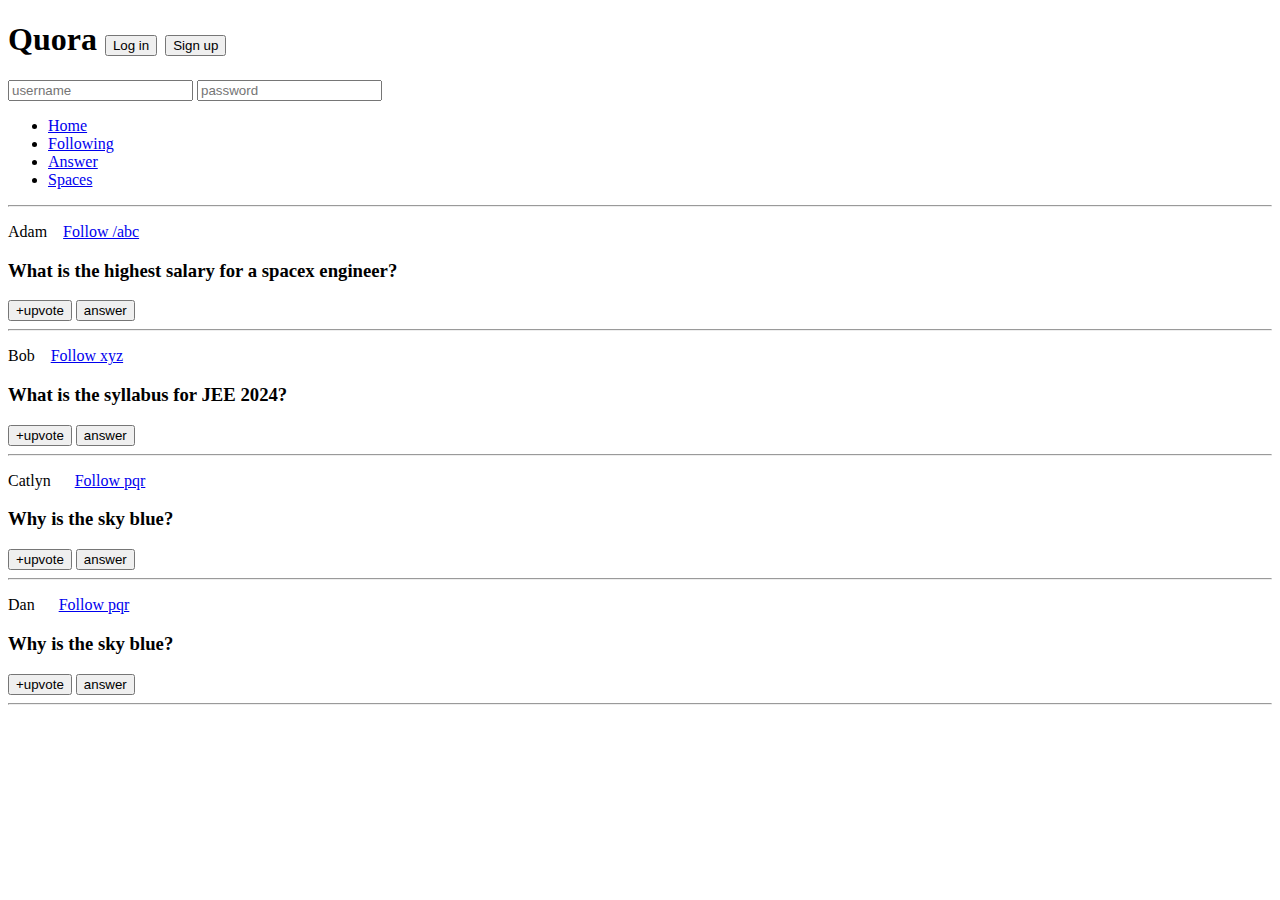
<file: CSS Chapter 2/index.html>
<!DOCTYPE html>
<html lang="en">
  <head>
    <meta charset="UTF-8" />
    <meta http-equiv="X-UA-Compatible" content="IE=edge" />
    <meta name="viewport" content="width=device-width, initial-scale=1.0" />
    <title>CSS Chapter2</title>
  </head>
  <body>
    <header>
        <h1>Quora 
            <button id="login">Log in</button>
            <button id="signup">Sign up</button>
        </h1>
        <div>
            <input type="text" placeholder="username">
            <input type="password" placeholder="password">
        </div>
        <nav>
            <ul>
                <li><a href="/home">Home</a></li>
                <li><a href="/following">Following</a></li>
                <li><a href="/answer">Answer</a></li>
                <li><a href="/spaces">Spaces</a></li>
            </ul>
        </nav>
        <hr>
    </header>
    <main>
        <p>
        Adam &nbsp;&nbsp;
        <a class="follow" href="/adam">Follow /abc</a></span>
        </p>
        <h3>What is the highest salary for a spacex engineer?</h3>
        <span>
            <button>+upvote</button>
            <button>answer</button>
        </span>
        <hr />

        <p>
        Bob &nbsp;&nbsp;
        <a class="follow" href="/bob">Follow xyz</a>
        </p>
        <h3>What is the syllabus for JEE 2024?</h3>
        <span>
            <button>+upvote</button>
            <button>answer</button>
        </span>
        <hr />

        <p>
        Catlyn &nbsp;&nbsp;&nbsp;&nbsp;
        <a class="follow" href="/catlyn">Follow pqr</a>
        </p>
        <h3>Why is the sky blue?</h3>
        <span>
            <button>+upvote</button>
            <button>answer</button>
        </span>
        <hr />

        <p>
            Dan &nbsp;&nbsp;&nbsp;&nbsp;
            <a class="follow" href="/dan">Follow pqr</a>
            </p>
            <h3>Why is the sky blue?</h3>
            <span>
                <button>+upvote</button>
                <button>answer</button>
            </span>
            <hr />
    </main>
  </body>
</html>
</file>
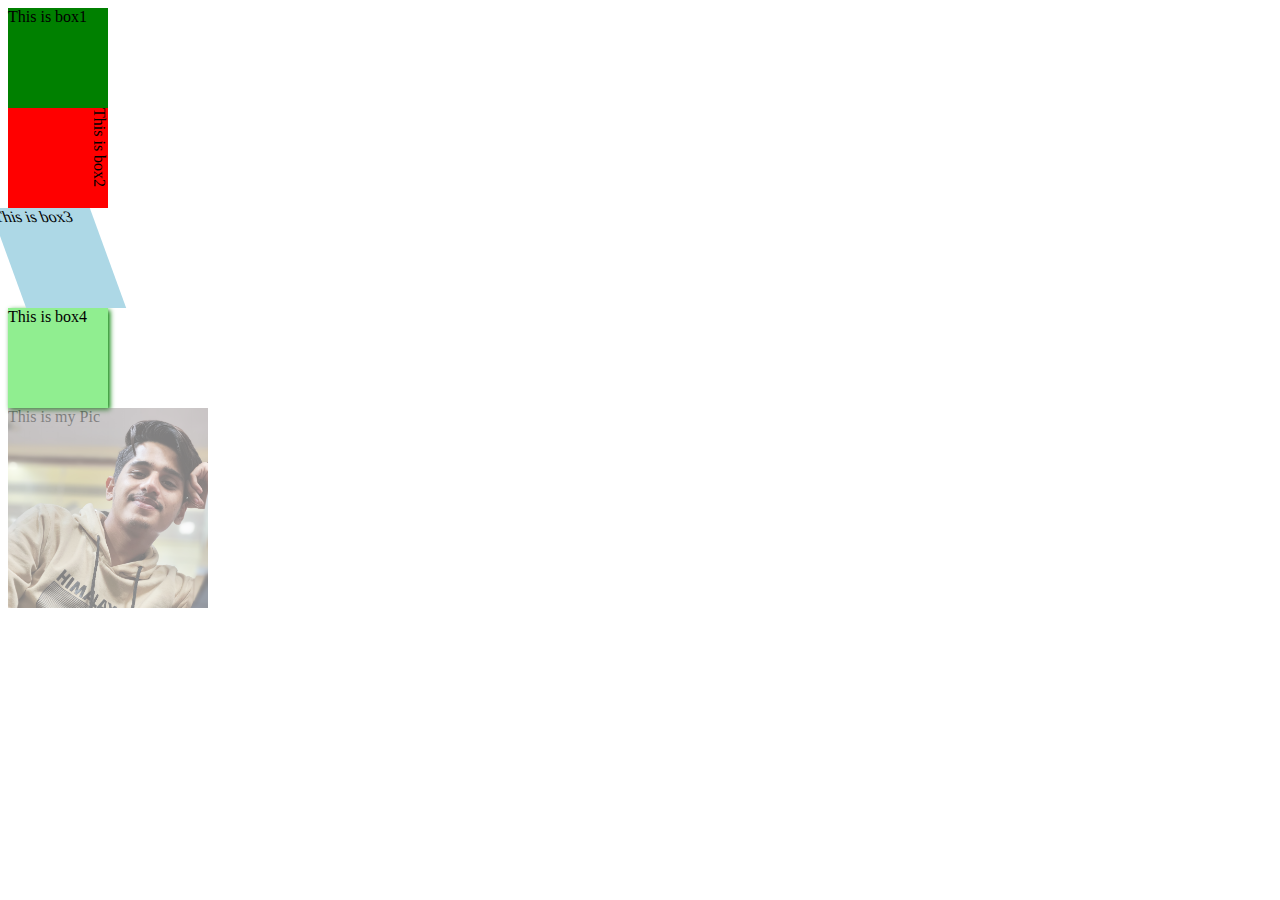
<file: CSS Chapter 4/index.html>
<!DOCTYPE html>
<html lang="en">
  <head>
    <meta charset="UTF-8" />
    <meta http-equiv="X-UA-Compatible" content="IE=edge" />
    <meta name="viewport" content="width=device-width, initial-scale=1.0" />
    <title>CSS Assignment</title>
    <link rel="stylesheet" href="style.css" />
  </head>
  <body>
    <div id="box1">This is box1</div>
    <div id="box2">This is box2</div>
    <div id="box3">This is box3</div>
    <div id="box4">This is box4</div>
    <div id="myPic">This is my Pic </div>
  </body>
</html>
</file>
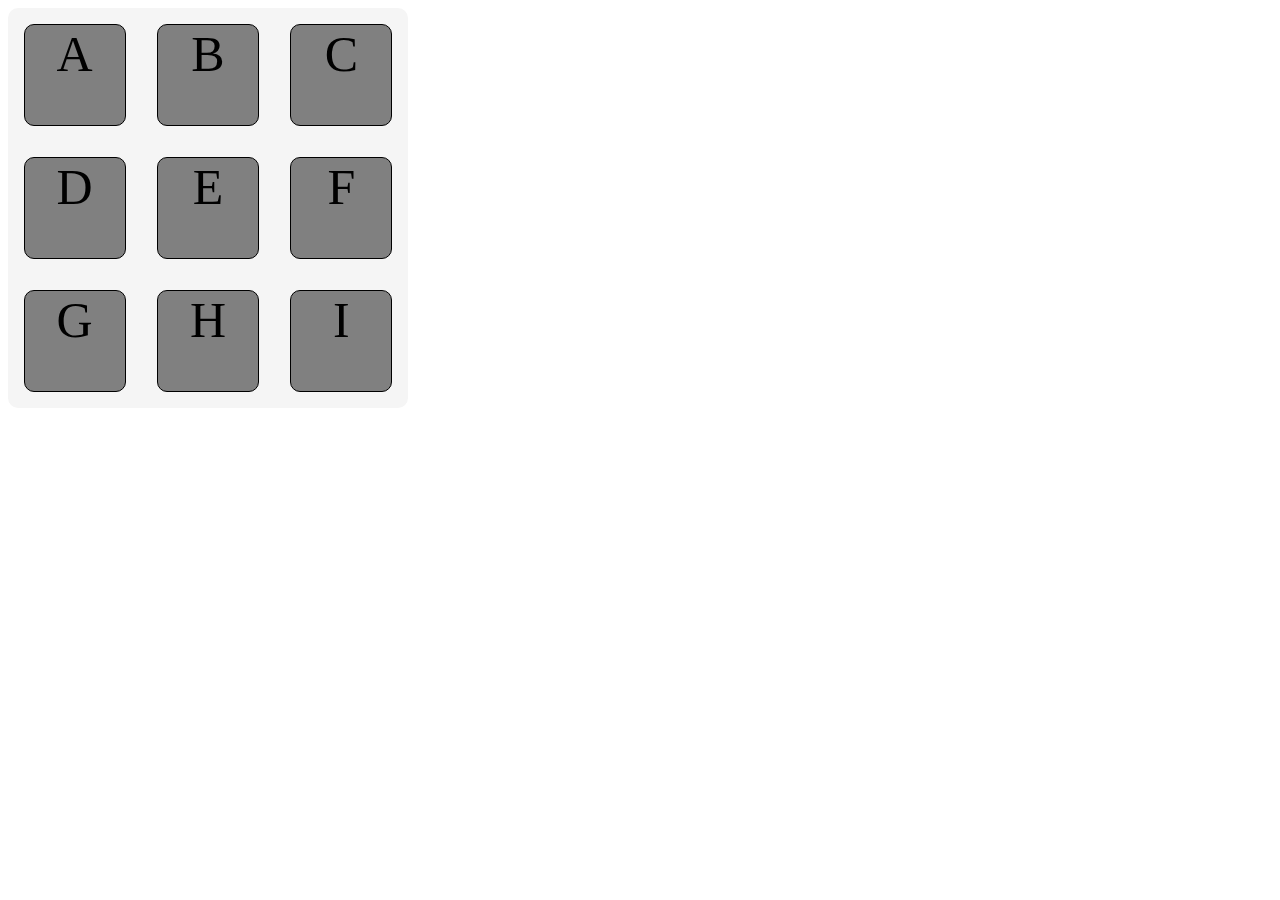
<file: CSS Chapter 5/index.html>
<!DOCTYPE html>
<html lang="en">
<head>
    <meta charset="UTF-8">
    <meta name="viewport" content="width=device-width, initial-scale=1.0">
    <title>Flexbox</title>
    <link rel="stylesheet" href="style.css">
</head>
<body>
    <div class = "container">
        <div>A</div>
        <div>B</div>
        <div>C</div>
        <div>D</div>
        <div>E</div>
        <div>F</div>
        <div>G</div>
        <div>H</div>
        <div>I</div>
    </div>
</body>
</html>
</file>
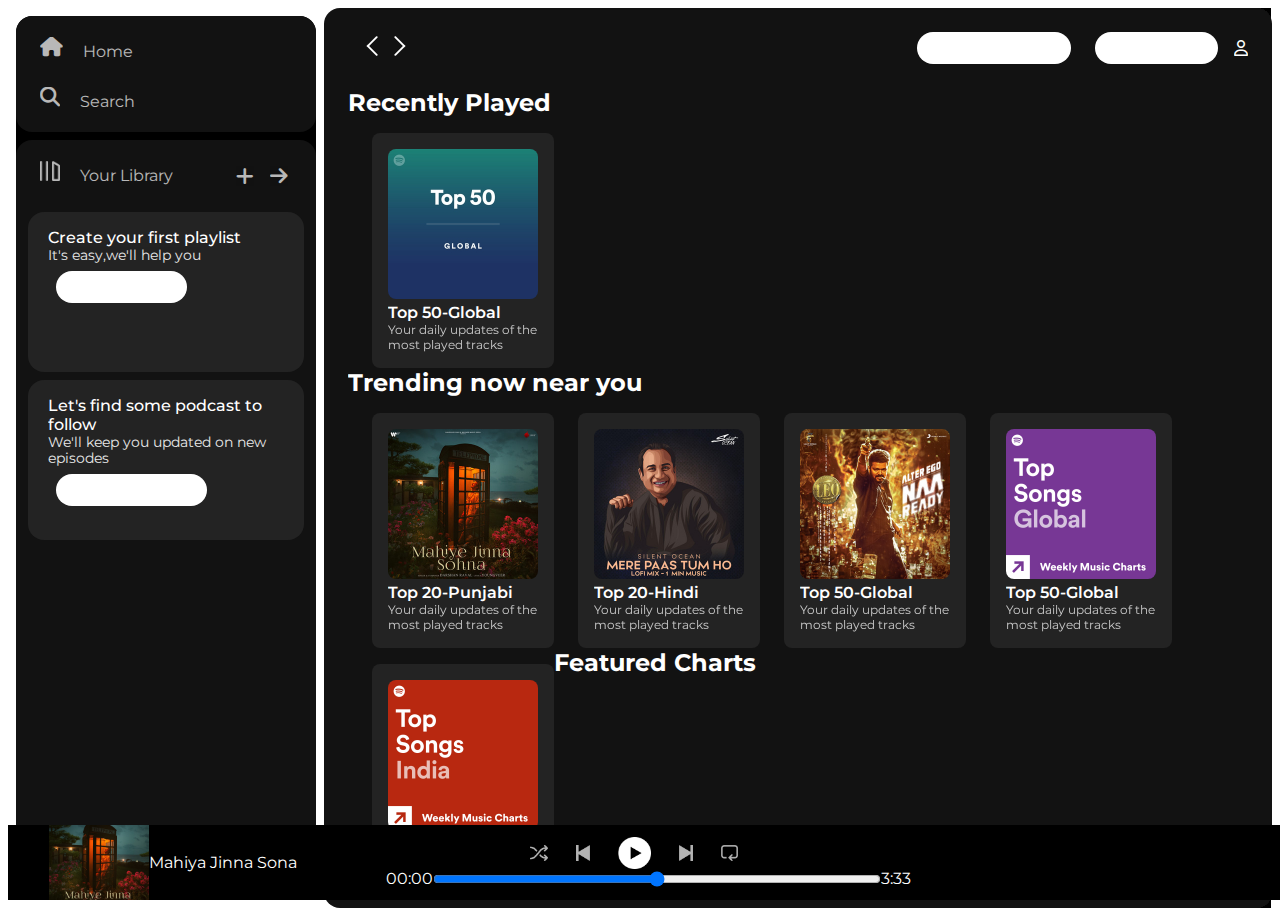
<file: CSS Project/index.html>
<!DOCTYPE html>
<html lang="en">
<head>
    <meta charset="UTF-8">
    <meta name="viewport" content="width=device-width, initial-scale=1.0">
    <link rel="stylesheet" href="https://cdnjs.cloudflare.com/ajax/libs/font-awesome/6.7.2/css/all.min.css" integrity="sha512-Evv84Mr4kqVGRNSgIGL/F/aIDqQb7xQ2vcrdIwxfjThSH8CSR7PBEakCr51Ck+w+/U6swU2Im1vVX0SVk9ABhg==" crossorigin="anonymous" referrerpolicy="no-referrer" />
    <link rel="stylesheet" href="style.css">
    <link rel="icon" href="./Assets/logo.png">
    <title>Spotify - Web Player: Music for everyone</title>
    <link rel="preconnect" href="https://fonts.googleapis.com">
    <link rel="preconnect" href="https://fonts.gstatic.com" crossorigin>
    <link href="https://fonts.googleapis.com/css2?family=Montserrat:wght@100..900&display=swap" rel="stylesheet">
</head>
<body>
    <div class="main">
        <div class="sidebar">
            <div class="nav">
                <div class="nav-option">
                    <i class="fa-solid fa-house"></i>
                    <a href="#">Home</a>
                </div>
                <div class="nav-option">
                    <i class="fa-solid fa-magnifying-glass"></i>
                    <a href="#">Search</a>
                </div>
             </div>
             <div class="library">
                <div class="options">
                    <div class="lib-options nav-option">
                        <img src="./Assets/library_icon.png">
                        <a href="#">Your Library</a>
                    </div>
                    <div class="icons">
                        <i class="fa-solid fa-plus"></i>
                        <i class="fa-solid fa-arrow-right"></i>
                    </div>
                </div>
                <div class="lib-boxes">
                    <div class="box">
                        <p class="box-p1">Create your first playlist</p>
                        <p class="box-p2">It's easy,we'll help you</p>
                        <button class="badge">Create playlist</button>
                    </div>
                    <div class="box">
                        <p class="box-p1">Let's find some podcast to follow</p>
                        <p class="box-p2">We'll keep you updated on new episodes</p>
                        <button class="badge">Browse podcasts</button>
                    </div>
                </div>
             </div>
        </div>
        <div class="main-content">
            <div class="sticky-nav">
                <div class="nav-icons">
                    <img src="./Assets/backward_icon.png">
                    <img src="./Assets/forward_icon.png">
                </div>
                <div class="sticky-nav-options">
                    <button class="badge">Explore Premium</button>
                <button class="badge"><i class="fa-solid fa-download"></i> Install App</button>
                <i class="fa-regular fa-user"></i>
                </div>
                
            </div>

             <h2>Recently Played</h2>
                <div class="cards-container">
                    <div class="card">
                        <img src="./Assets/card1img.jpeg">
                        <P class="card-title">Top 50-Global</P>
                        <p class="card-info">Your daily updates of the most played tracks</p>
                    </div>
                </div>
             
                <h2>Trending now near you</h2>
                <div class="cards-container">
                    <div class="card">
                        <img src="./Assets/card2img.jpeg">
                        <P class="card-title">Top 20-Punjabi</P>
                        <p class="card-info">Your daily updates of the most played tracks</p>
                    </div>
                    <div class="card">
                        <img src="./Assets/card3img.jpeg">
                        <P class="card-title">Top 20-Hindi</P>
                        <p class="card-info">Your daily updates of the most played tracks</p>
                    </div>
                    <div class="card">
                        <img src="./Assets/card4img.jpeg">
                        <P class="card-title">Top 50-Global</P>
                        <p class="card-info">Your daily updates of the most played tracks</p>
                    </div>
                    <div class="card">
                        <img src="./Assets/card5img.jpeg">
                        <P class="card-title">Top 50-Global</P>
                        <p class="card-info">Your daily updates of the most played tracks</p>
                    </div>
                    <div class="card">
                        <img src="./Assets/card6img.jpeg">
                        <P class="card-title">Top 50-Global</P>
                        <p class="card-info">Your daily updates of the most played tracks</p>
                    </div>
                    <h2>Featured Charts</h2>
                    <div class="cards-container">
                        <div class="card">
                            <img src="./Assets/card4img.jpeg">
                            <P class="card-title">Top 50-Global</P>
                            <p class="card-info">Your daily updates of the most played tracks</p>
                        </div>
                        <div class="card">
                            <img src="./Assets/card5img.jpeg">
                            <P class="card-title">Top 50-Global</P>
                            <p class="card-info">Your daily updates of the most played tracks</p>
                        </div>
                        <div class="card">
                            <img src="./Assets/card6img.jpeg">
                            <P class="card-title">Top 50-Global</P>
                            <p class="card-info">Your daily updates of the most played tracks</p>
                        </div>
                </div>
                <div class="footer">
                    <div class="line"></div>
                </div>
                
        </div>
        </div>
        <div class="music-play">
            <div class="album">
                <img src="./Assets/card2img.jpeg" class="album-art" >
                <p class="song-title">Mahiya Jinna Sona</p>
            </div>
            <div class="player">
                <div class="player-controls">
                    <img src="./Assets/player_icon1.png" class="player-control-icon">
                    <img src="./Assets/player_icon2.png" class="player-control-icon">
                    <img src="./Assets/player_icon3.png" class="player-control-icon" style="opacity: 1; height: 2rem;">
                    <img src="./Assets/player_icon4.png" class="player-control-icon">
                    <img src="./Assets/player_icon5.png" class="player-control-icon">
                </div>
                <div class="playback-bar">
                    <span class="curr-time">00:00</span>
                    <input type="range" min="0" max="100"  class="progress-bar" step="1">
                    <span class="tot-time">3:33</span>
                </div>
            </div>
            <div class="controls"></div>
        </div>
</body>
</html>
</file>
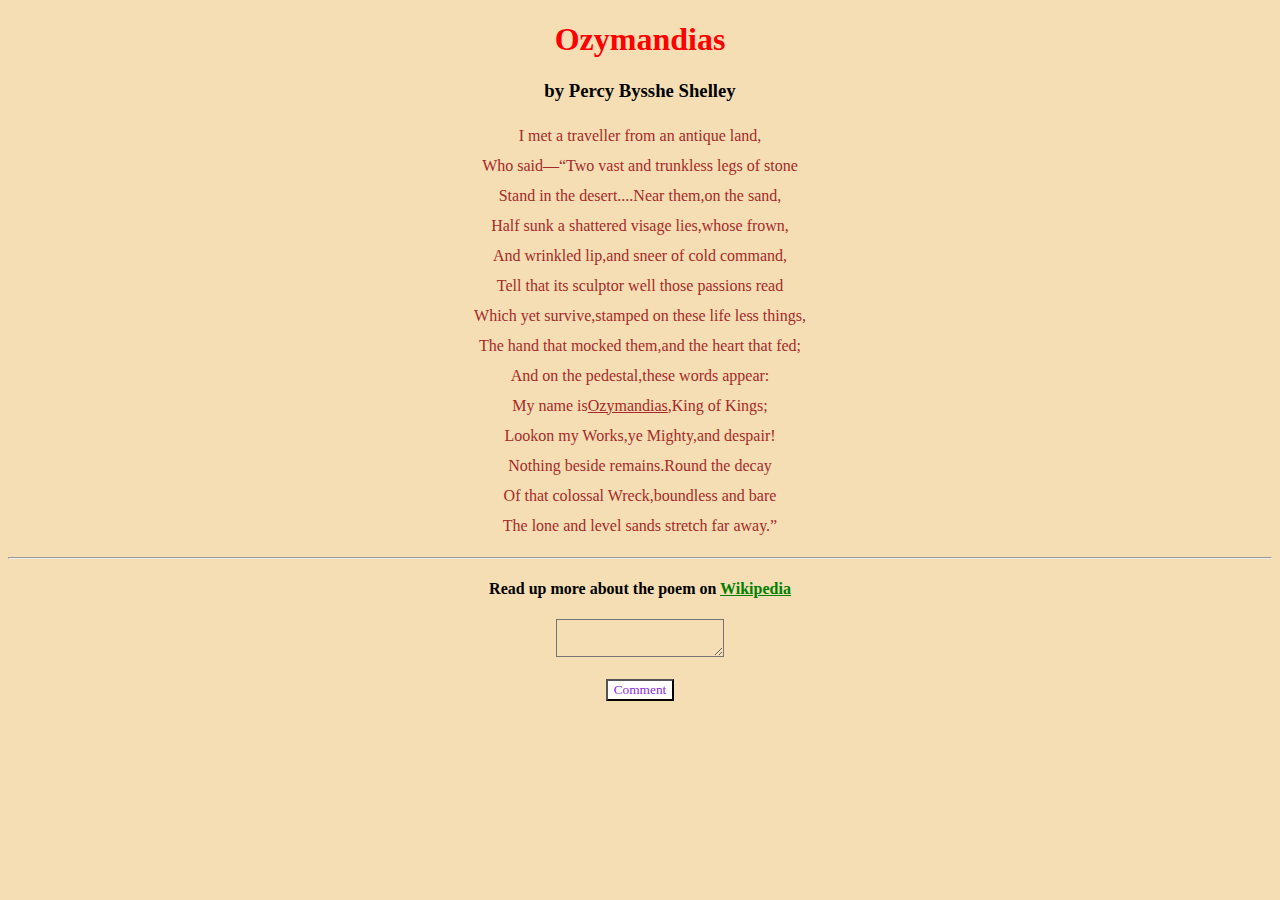
<file: CSS Chapter 1/Assignment.html>
<!DOCTYPE html>
<html lang="en">
    <head>
        <meta charset="UTF-8"/>
        <meta http-equiv="X-UA-Compatible"content="IE=edge"/>
        <meta name="viewport"content="width=device-width,initial-scale=1.0"/>
        <link rel="stylesheet" href="abc.css"/>
        <title>CCSAssignment-1</title>
    </head>
    <body>
        <!--PoemName-->
        <h1>Ozymandias</h1>
        <!--Poet'sName-->
        <h3>by Percy Bysshe Shelley</h3>
        <!--Poem-->
        <p>
            I met a traveller from an antique land,<br/>
            Who said—“Two vast and trunkless legs of stone<br/>
            Stand in the desert....Near them,on the sand,<br/>
            Half sunk a shattered visage lies,whose frown,<br/>
            And wrinkled lip,and sneer of cold command,<br/>
            Tell that its sculptor well those passions read<br/>
            Which yet survive,stamped on these life less things,<br/>
            The hand that mocked them,and the heart that fed;<br/>
            And on the pedestal,these words appear:<br/>
            My name is<span>Ozymandias</span>,King of Kings;<br/>
            Lookon my Works,ye Mighty,and despair!<br/>
            Nothing beside remains.Round the decay<br/>
            Of that colossal Wreck,boundless and bare<br/>
            The lone and level sands stretch far away.”<br/>
        </p>
        <hr/>
        <h4>Read up more about the poem on
            <a href="https://en.wikipedia.org/wiki/Ozymandias">Wikipedia</a>
        </h4>
        <textarea placeholder="Leave your comments here...">
        </textarea>
        <br/><br/>
     <button>Comment</button>
    </body>
</html
</file>
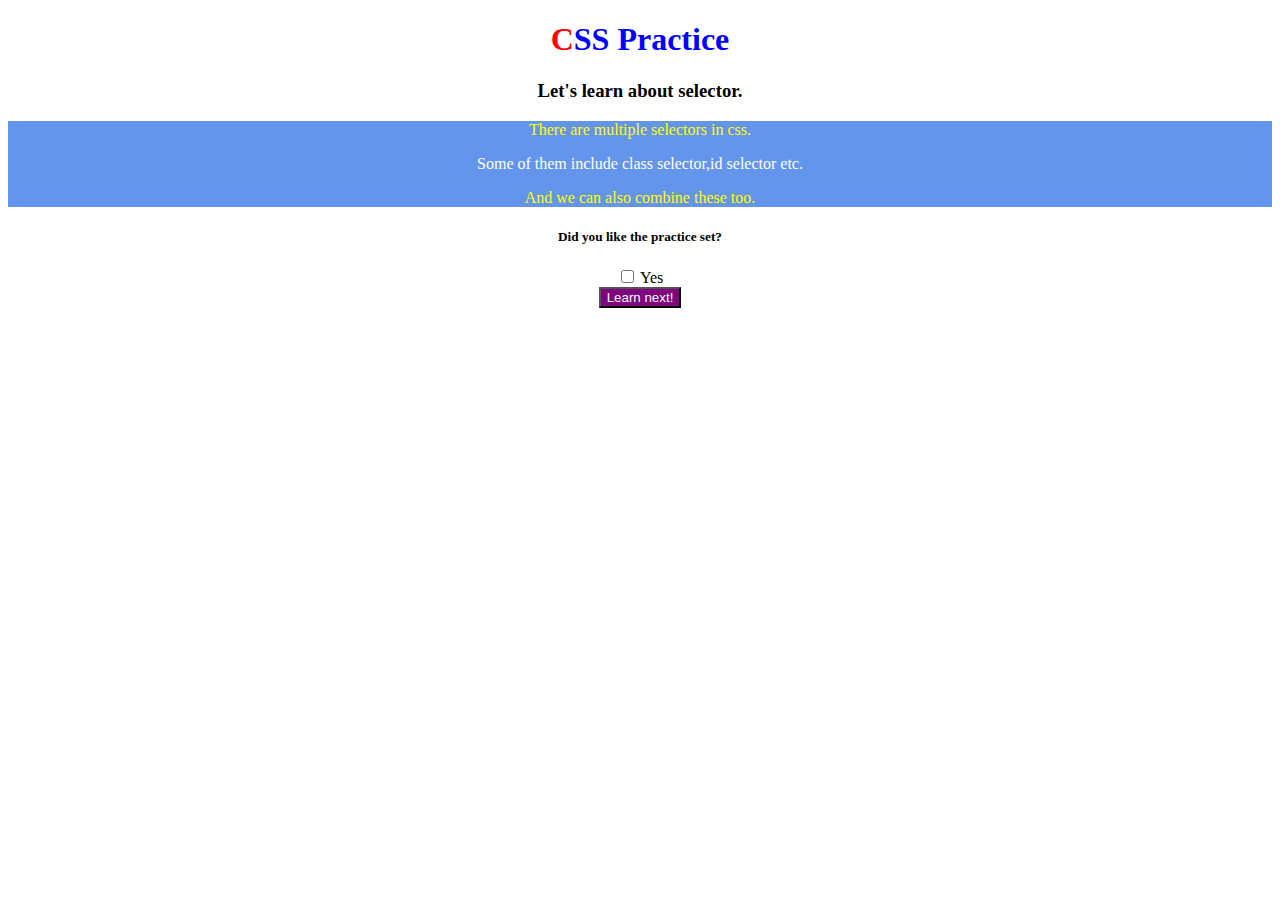
<file: CSS Chapter 2/assignment.html>
<!DOCTYPEhtml>
<html lang="en">
    <head>
        <meta charset="UTF-8"/>
        <meta http-equiv="X-UA-Compatible"content="IE=edge"/>
        <meta name="viewport"content="width=device-width,initial-scale=1.0"/>
        <link rel="stylesheet" href="assignment.css">
        <title>CSS Assignment</title>
    </head>
    <body>
            <h1 id="mainTopic">CSS Practice </h1>
            <h3>Let's learn about selector.</h3>
        <div class="para">
            <!--Paragraph1-->
            <p>There are multiple selectors in css.</p>
            <!--Paragraph2-->
            <p>Some of them include class selector,id selector etc.</p>
            <!--Paragraph3-->
            <p>And we can also combine these too.</p>
        </div>
        <div>
            <h5>Did you like the practice set?</h5>
            <input type="checkbox"id="yes"/>
            <label for="yes">Yes</label>
            <br/>
            <button>Learn next!</button>
        </div>
    </body>
</html>
</file>
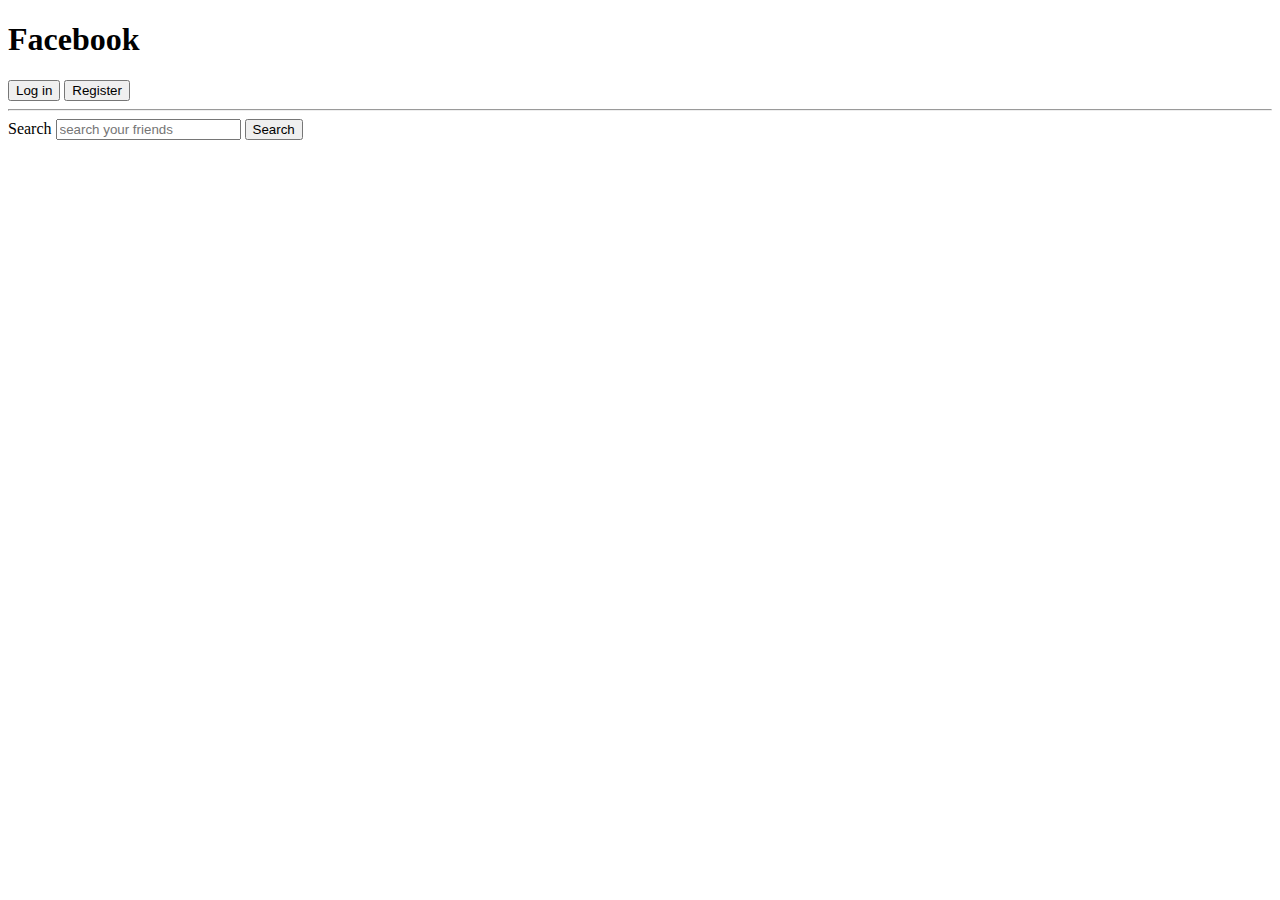
<file: CSS Chapter 2/PracticeQs.html>
<!DOCTYPE html>
<html lang="en">
  <head>
    <meta charset="UTF-8" />
    <meta http-equiv="X-UA-Compatible" content="IE=edge" />
    <meta name="viewport" content="width=device-width, initial-scale=1.0" />
    <title>Practice Qs</title>
  </head>
  <body>
    <h1>Facebook</h1>
    <button class="userbtn">Log in</button>
    <button class="userbtn">Register</button>
    <hr />
    <label for="search">Search</label>
    <input placeholder="search your friends" id="search" />
    <button id="searchbtn">Search</button>
  </body>
</html>
</file>
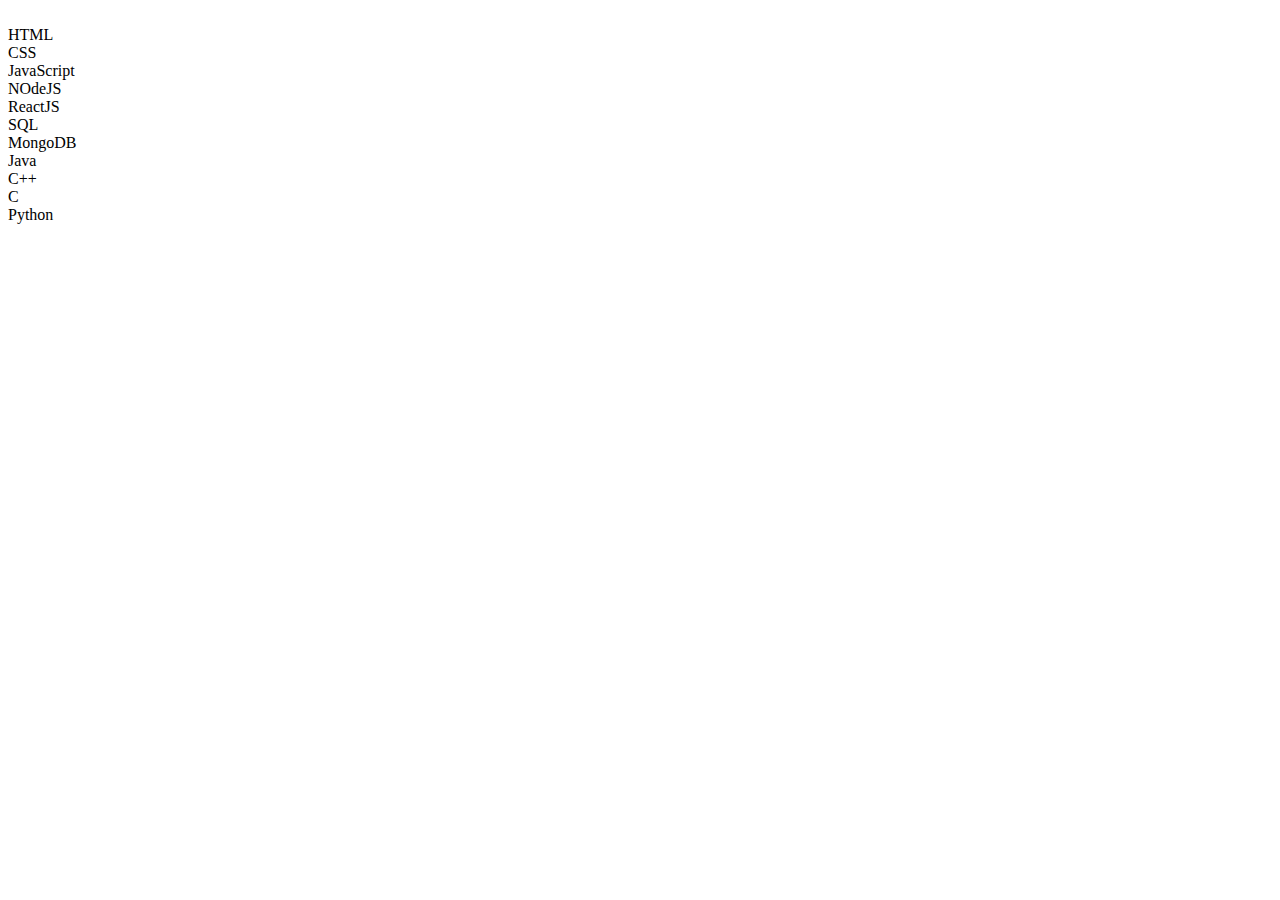
<file: CSS Chapter 3/assignment.html>
<!-- <!DOCTYPE html>
<html lang="en">
<head>
    <meta charset="UTF-8">
    <meta name="viewport" content="width=device-width, initial-scale=1.0">
    <link rel="stylesheet" href="assignment.css">
    <title>Document</title>
</head>
<body>
    <div></div>
    <div></div>
    <div></div>
</body>
</html> -->

<!DOCTYPE html>
<html lang="en">
<head>
    <meta charset="UTF-8">
    <meta name="viewport" content="width=device-width, initial-scale=1.0">
    <title>Document</title>
    <link rel="stylesheet" href="assignment.css">
</head>
<body>
    <div>
        <ul>
            <li>HTML</li>
            <li>CSS</li>
            <li>JavaScript</li>
            <li>NOdeJS</li>
            <li>ReactJS</li>
            <li>SQL</li>
            <li>MongoDB</li>
            <li>Java</li>
            <li>C++</li>
            <li>C</li>
            <li>Python</li>
        </ul>
    </div>
</body>
</html>
</file>
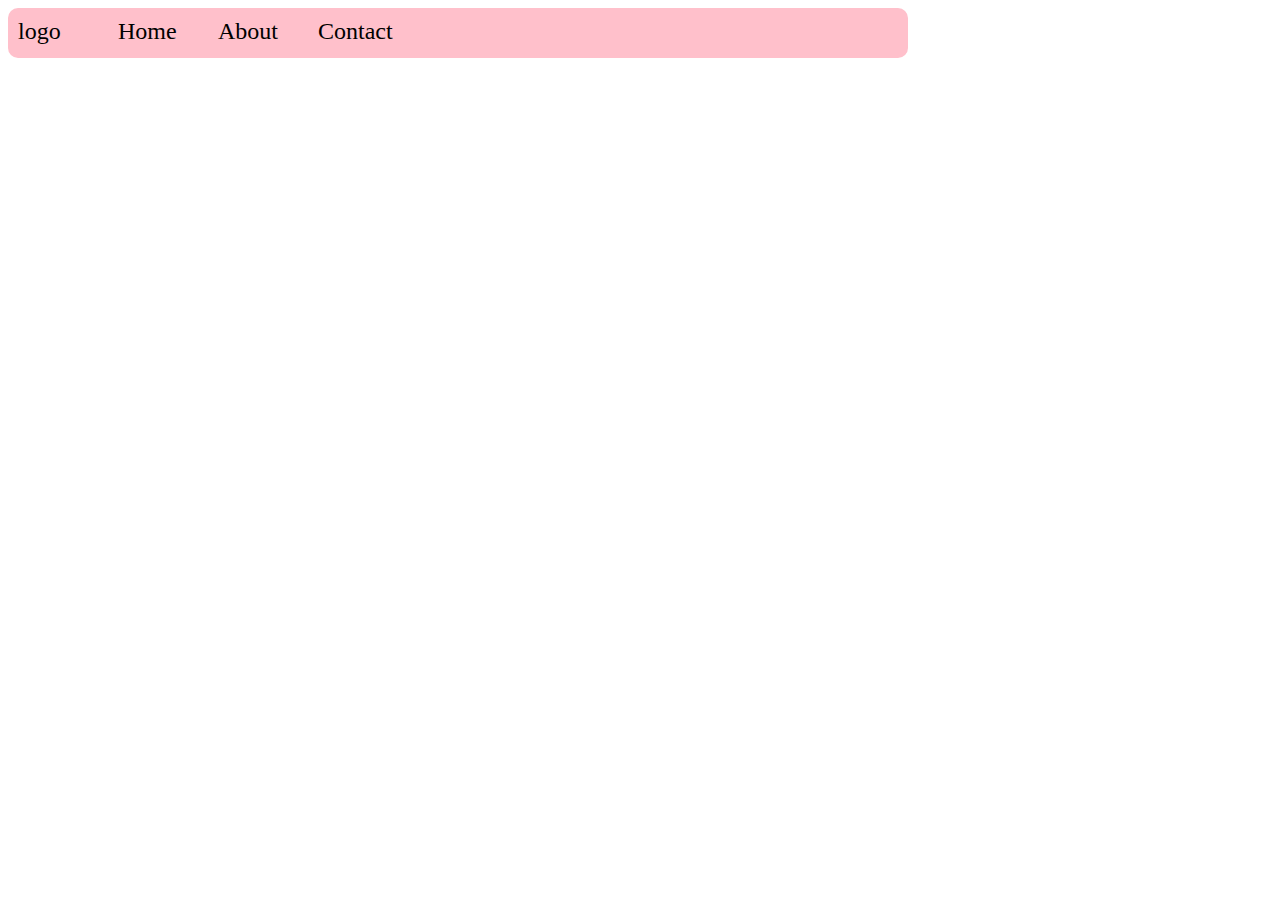
<file: CSS Chapter 5/question2.html>
<!DOCTYPE html>
<html lang="en">
<head>
    <meta charset="UTF-8">
    <meta name="viewport" content="width=device-width, initial-scale=1.0">
    <title>Document</title>
    <link rel="stylesheet" href="answer2.css">
</head>
<body>
    <div class="navbar">
        <div id="logo">logo</div>
        <div id="Home">Home</div>
        <div id="About">About</div>
        <div id="Contact">Contact</div>
    </div>
</body>
</html>
</file>
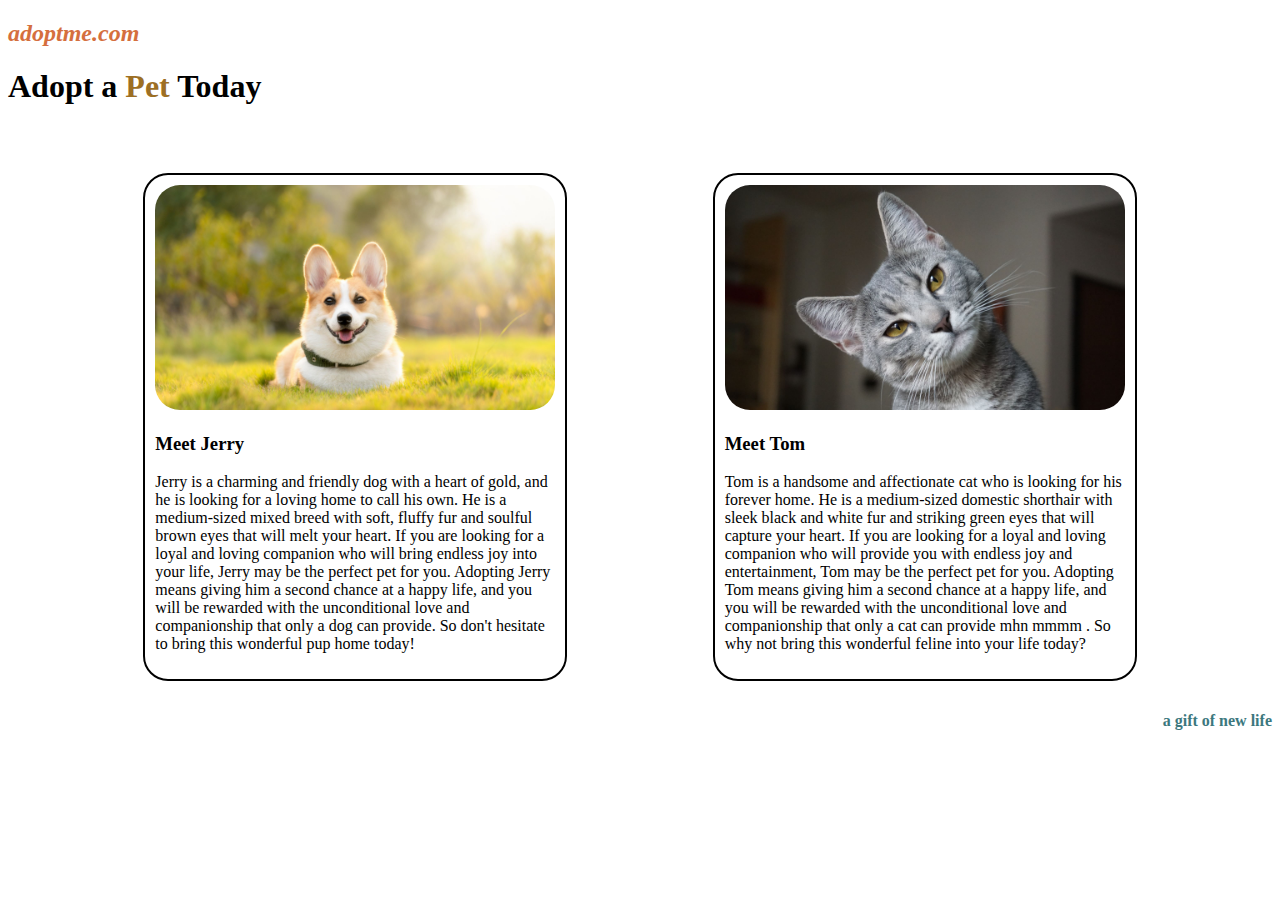
<file: CSS Chapter 6/petadoption.html>
<!DOCTYPE html>
<html lang="en">
  <head>
    <meta charset="UTF-8" />
    <meta http-equiv="X-UA-Compatible" content="IE=edge" />
    <meta name="viewport" content="width=device-width, initial-scale=1.0" />
    <title>CSS</title>
    <link rel="stylesheet" href="petadoption.css" />
  </head>
  <body>
    <h2><i>adoptme.com</i></h2>
    <h1>Adopt a <span>Pet</span> Today</h1>
    <br /><br />
    <div id="pets">
      <div class="card">
        <img src="/CSS Chapter 6/images/dog.jpg" alt="jerry" />
        <h3>Meet Jerry</h3>
        <p>
          Jerry is a charming and friendly dog with a heart of gold, and he is
          looking for a loving home to call his own. He is a medium-sized mixed
          breed with soft, fluffy fur and soulful brown eyes that will melt your
          heart. If you are looking for a loyal and loving companion who will
          bring endless joy into your life, Jerry may be the perfect pet for
          you. Adopting Jerry means giving him a second chance at a happy life,
          and you will be rewarded with the unconditional love and companionship
          that only a dog can provide. So don't hesitate to bring this wonderful
          pup home today!
        </p>
      </div>
      <div class="card">
        <img src="/CSS Chapter 6/images/cat.jpg" alt="tom" />
        <h3>Meet Tom</h3>
        <p>
          Tom is a handsome and affectionate cat who is looking for his forever
          home. He is a medium-sized domestic shorthair with sleek black and
          white fur and striking green eyes that will capture your heart. If you
          are looking for a loyal and loving companion who will provide you with
          endless joy and entertainment, Tom may be the perfect pet for you.
          Adopting Tom means giving him a second chance at a happy life, and you
          will be rewarded with the unconditional love and companionship that
          only a cat can provide mhn mmmm . So why not bring this wonderful
          feline into your life today?
        </p>
      </div>
    </div>
    <h4>a gift of new life</h4>
  </body>
</html>
</file>
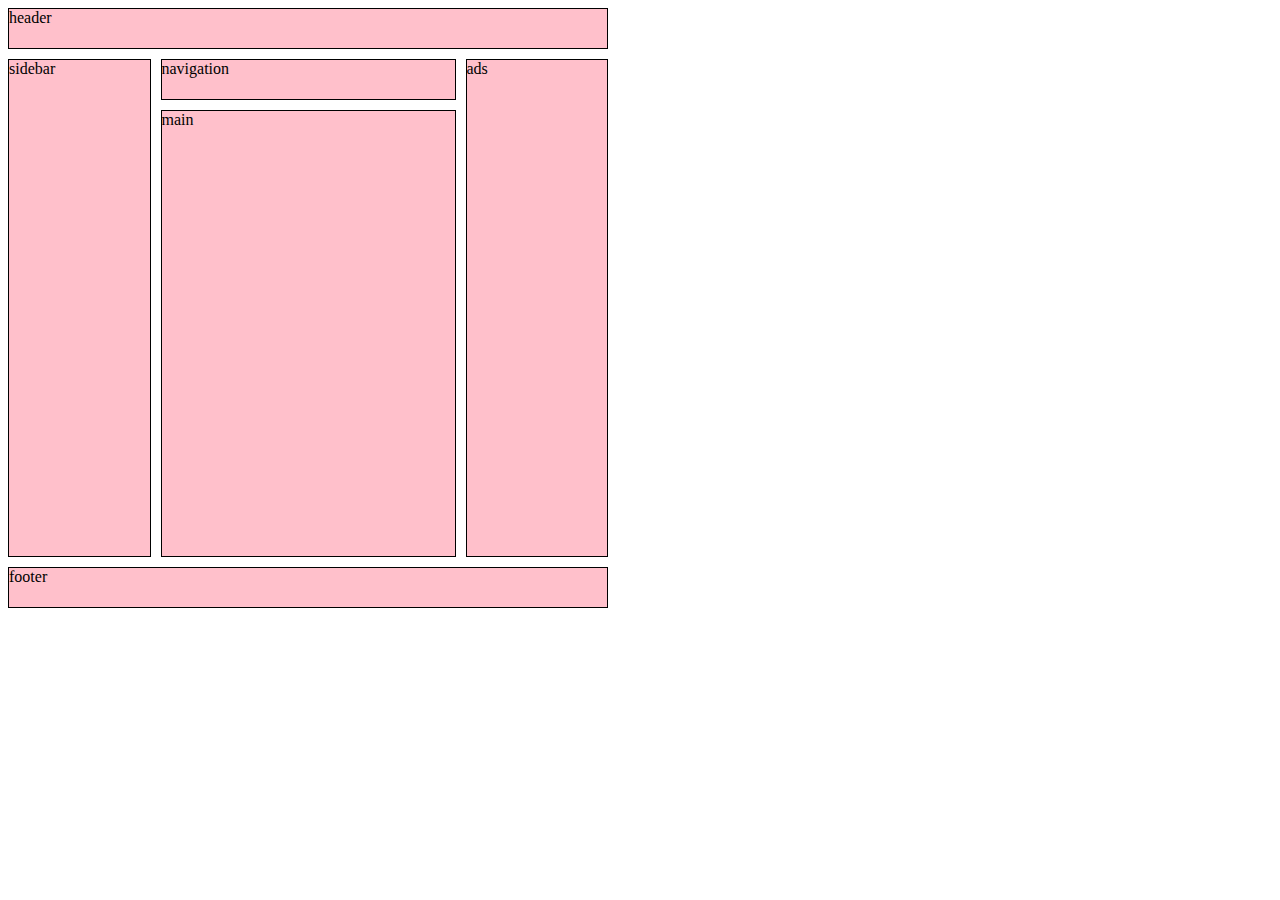
<file: CSS Chapter 6/qs1.html>
<!DOCTYPE html>
<html lang="en">
<head>
    <meta charset="UTF-8">
    <meta name="viewport" content="width=device-width, initial-scale=1.0">
    <title>Document</title>
    <link rel="stylesheet" href="qs1.css">
</head>
<body>
    <div class="container">
    <div class="header">header</div>
    <div class="sidebar">sidebar</div>
    <div class="navigation">navigation</div>
    <div class="ads">ads</div>
    <div class="main">main</div>
    <div class="footer">footer</div>
    </div>
</body>
</html>
</file>
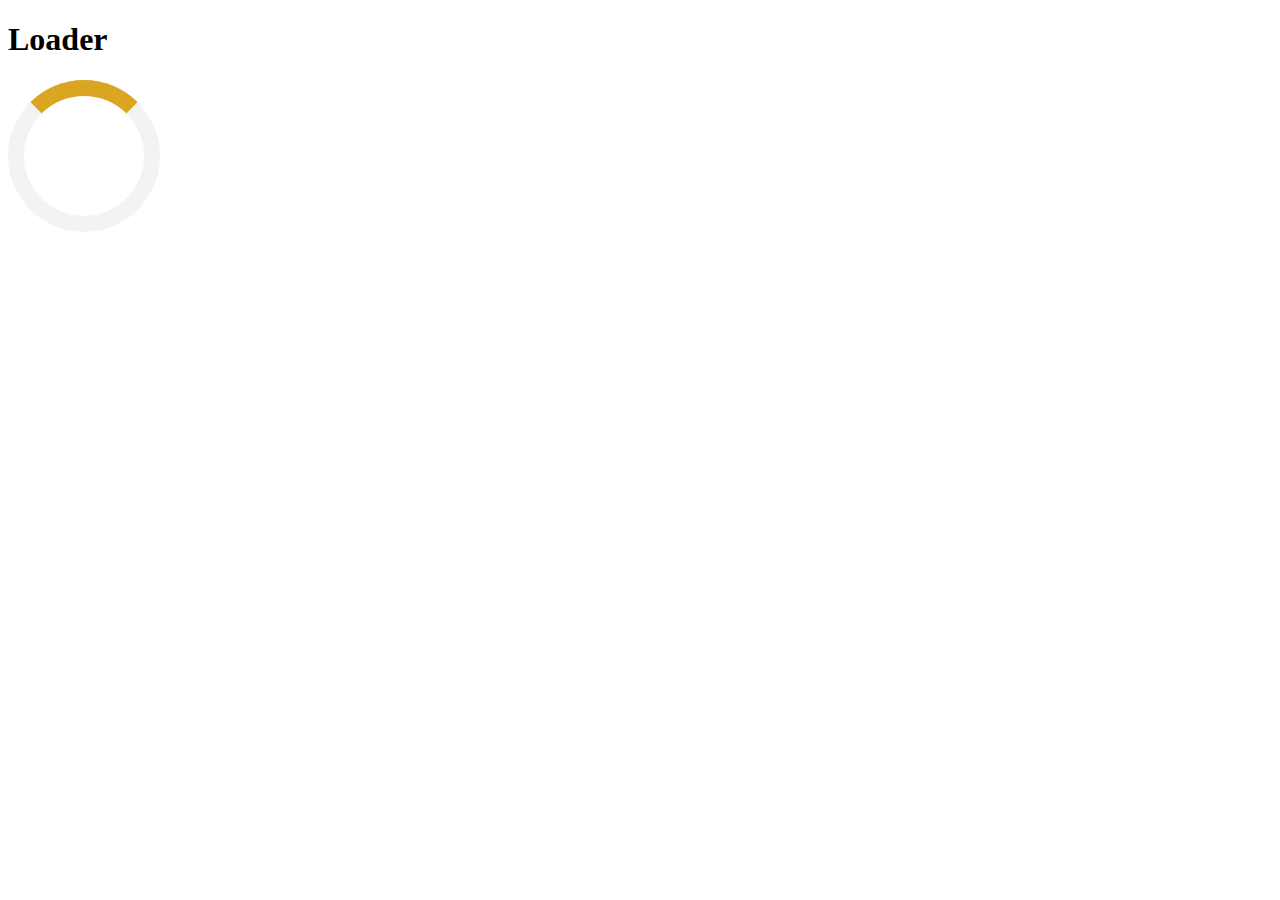
<file: CSS Chapter 6/qs2.html>
<!DOCTYPE html>
<html lang="en">
    <head>
        <meta charset="UTF-8"/>
        <meta name="viewport"content="width=device-width,initial-scale=1.0"/>
        <title>CSS</title>
        <link rel="stylesheet"href="qs2.css"/>
    </head>
        <body>
            <h1>Loader</h1>
            <div class="loader"></div>
        </body>
    </html>
</file>
<file: CSS Chapter 4/style.css>
/* Qs1. Add a 2s transition on box1 for width changes.
       It should have 'ease-in' speed curve & 0.5s delay  */

       #box1 {
        width: 100px;
        height: 100px;
        background: green;
        transition: width 2s ease-in 0.5s;
      }
      
      #box1:hover {
        width: 600px;
        
      }
      
      /* Qs2. Using transform, move box2 200px to the right  & 
              200px down. Also rotate it 90deg.*/
      
      #box2 {
        width: 100px;
        height: 100px;
        background: red;
        rotate: 90deg;
        transform: translate(200px 200px) rotate(90deg);
      }
      
      /* Qs3. Using transform, skew box3 20deg along the x axis.*/
      
      #box3 {
        width: 100px;
        height: 100px;
        background: lightblue;
        transform:skew(20deg);
      }
      
      /* Qs4. Set a 2px horizontal & 2px vertical, green shadow 
              for box4, with a 5px blur radius.*/
      
      #box4 {
        width: 100px;
        height: 100px;
        background: lightgreen;
        box-shadow: 2px 2px 5px green;
      }
      
      /* Qs5. Set Your picture or any picture as the background of the div
              "myPic". Also, set transparency of this div to 50%. */
      
      #myPic {
        width: 200px;
        height: 200px;
        background: pink;
        background-image: url("/CSS Chapter 4/photo/photo.jpg");
        background-size: cover;
        opacity:0.5;
      }
</file>
<file: CSS Chapter 5/style.css>
.container{
    height:400px;
    width:400px;
    background-color: whitesmoke;
    display:flex;
    flex-direction: row;
    justify-content:space-around ;
    flex-wrap: wrap;
    align-content: space-around;
    border:10px aquamarine;
    border-radius: 10px;
}
.container div{
    color:black;
    background-color: grey;
    height:100px;
    width:100px;
    margin:10px;
    align-content: center;
    display: flex;
    justify-content: space-around;
    font-size: 50px;
    border: 1px solid black;
    border-radius: 10px;
}
</file>
<file: CSS Project/style.css>
*{
    font-family: 'montserrat', sans-serif;
    overflow: hidden;
    margin: 0;
    text-decoration: none;
    color: white;
}
.main{
    display: flex;
    height: 100vh;
    padding:0.5rem;
}
.sidebar{
    width: 300px;
    border-radius: 1rem;
    background-color: black;
    margin: 0.5rem;
}
.main-content{
    flex: 1;
    overflow: auto;
    background-color: #121212;
    border-radius: 1rem;
    padding: 0 1.5rem 0 1.5rem;
}
.music-play{
    position: fixed;
    bottom: 0px;
    width: 100%;
    height: 75px;
}
.nav{
    background-color: #121212;
    border-radius: 1rem;
    display: flex;
    flex-direction: column;
    justify-content: center;
    height: 100px;
    padding: 0.5rem 0.75rem;
}
.nav-option{
    line-height: 2.5rem;
    opacity: 0.7;
    padding: 0.5rem 0.75rem;
}
.nav-option:hover{
    opacity: 1;
}
.nav-option i{
    font-size: 1.25rem;
}
.nav-option a{
    font-size: 1rem;
    margin-left: 1rem;
    text-decoration: none;
    color: white;
}
.library{
    background-color: #121212;
    border-radius: 1rem;
    height: 100%;
    margin-top: 0.5rem;
    padding: 0.5rem 0.75rem;
}
.options{
    display: flex;
    justify-content: space-between;
    align-items: center;
}
.lib-options img{
    height: 1.25rem;
    width: 1.25rem;
}
.icons{
    font-size: 1.25rem;
    display: flex;
}
.icons i{
    opacity: 0.7;
    margin-right: 1rem;
}
.icons i:hover{
    opacity: 1;
}
.box{
    background-color: #232323;
    height: 8rem;
    border-radius:1rem ;
    margin: 0.5rem 0 0.5rem 0;
    padding: 1rem 1.25rem;
}
.box-p1{
    font-size: 1rem;
    font-weight: 500;
   
}
.box-p2{
    font-size: .85rem;
    opacity: 0.9;
 
}
.badge{
    background-color: white;
    border: none;
    border-radius: 100px;
    padding: 0.25rem 1rem;
    font-weight: 700;
    margin: 0.5rem ;
    height: 2rem;
    width: fit-content;
}
.sticky-nav{
    position: sticky;
    top: 0;
    background-color: #121212;
    display: flex;
    justify-content: space-between;
    align-items: center;
    padding: 1rem 0 1rem 0;
}
.nav-icons{
    margin-left: 0.75rem;
}
.sticky-nav-options{
    display: flex;
    justify-content: center;
    align-items: center;
}
.sticky-nav-options button{
    margin-right: 1rem;
}
.card{
    background-color: #232323;
    width:150px;
    border-radius: 0.5rem;
    padding: 1rem;
    margin-left:1.5rem;
    margin-top: 1rem;
}
.cards-container{
    display: flex;
    flex-wrap: wrap;
}
.card img{
    width: 100%;
    border-radius: 0.5rem;
}
.card-title{
    font-weight: 600;
}
.card-info{
    font-size: 0.75rem;
    opacity: 0.75;
}
.footer{
    height: 300px;
    display: flex;
    align-items: center;
    justify-content: center;
}
.line{
    width: 90%;
    height: 30%;
    border-top: 1px solid white;
    opacity: 0.4;
}
.music-play{
    background-color: black;
    display: flex;
    justify-content: center;
    align-items: center;
}
.album{
    width: 25%;
    display: flex;
    justify-content: center;
    align-items: center;
}
.album img{
    width: 100px;
    border-radius: 0.5rem;
    margin-left: 10px;
}
.player{
    width: 50%;
}
.controls{
    width: 25%;
}
.player-controls{
    display: flex;
    justify-content: center;
    align-items: center;
}
.player-control-icon{
    height: 1rem;
    margin-right: 1.75rem;
    opacity: 0.7;
}
.player-control-icon:hover{
    opacity: 1;
}
.playback-bar{
    display: flex;
    justify-content: center;
    align-items: center;
}
.progress-bar{
    width: 70%;
}
</file>
<file: CSS Chapter 1/abc.css>
*{
    background-color: wheat;
    font-family: Georgia;
    text-align: center;
}
p{
    color:brown;
    text-align: center;
    line-height: 30px;
}
h1 {
    position: center;
    text-align: center;
    color:red;
    
}
h3{
    color:black;
    text-align: center;
}
a{
    color:green
}
button{
    color:blueviolet;
    background-color: white;
}
textarea{
    color:black;
}
span{
    text-decoration: underline;
}
</file>
<file: CSS Chapter 2/assignment.css>
*{
    text-align: center;
}
#mainTopic{
    color: blue;
}
h1 h3 h5{
    font-family: Georgia;;
}
.para{
    color:white;
    background-color: cornflowerblue;
}
div button{
    background-color: purple;
    color:azure;
}
button:hover{
    background-color: yellow;
    color:blue;
}
p:nth-child(odd){
    color:yellow;

}
h1::first-letter{
    color:red;
}
#yes:checked + label{
     color:darkgreen;

}
</file>
<file: CSS Chapter 3/assignment.css>
/* div{
    height: 100px;
    width: 100px;
    background-color: pink;
    border: 2px solid black;
    border-radius: 50%;
    display: inline-block;
} */
 ul{
    display: inline;
 }
</file>
<file: CSS Chapter 5/answer2.css>
.navbar{
    height:50px;
    width: 900px;
    display: flex;
    background-color: pink;
    justify-content: flex-start;
    border:2px green;
    border-radius: 10px;
    
}
.navbar div{
    height:50px;
    width:80px;
    font-size: 24px;
    color:black;
    margin:10px;
}
</file>
<file: CSS Chapter 6/petadoption.css>
.card {
    width: 400px;
    border: 2px solid black;
    border-radius: 25px;
    padding: 10px;
    margin: 10px;
  }
  
  img {
    width: 100%;
    border-radius: 25px;
  }
  
  h2 {
    color: #d56f3e;
  }
  
  span {
    color: #9d6f24;
  }
  
  h4 {
    text-align: right;
    color: #3c787e;
  }
  
  #pets {
    display: flex;
    justify-content: space-evenly;
  }
  @media (max-width: 375px){
    #pets{
        flex-wrap: wrap;
    }
  }
</file>
<file: CSS Chapter 6/qs1.css>
.container{
    height: 600px;
    width:600px;
    display:grid;
    /* background-color: pink; */
    color: black;
    grid-template-rows:repeat(12,1fr);
    grid-template-columns: repeat(12,1fr);
    grid-gap:10px;
    
}
.container div{
    border:1px solid black;
    background-color: pink;
}
.header{
    grid-row:1;
    grid-column:1/13;
}
.sidebar{
    grid-row:2/12;
    grid-column: 1/4;
}
.navigation{
    grid-row:2;
    grid-column: 4/10;
}
.ads{
    grid-row: 2/12;
    grid-column:10/13 ;
}
.main{
    grid-row: 3/12;
    grid-column: 4/10;
}
.footer{
    grid-row:12;
    grid-column:1/13;
}
@media (max-width:720px){
    .header{
        grid-row:1;
        grid-column:1/13;
    }
    .navigation{
        grid-row:2;
        grid-column: 1/13;
    }
    .sidebar{
        grid-row:3/12;
        grid-column: 1/4;
    }
    .main{
        grid-row: 3/12;
        grid-column: 4/13;
    }
    .ads{
        grid-row: 12;
        grid-column:1/4 ;
    }
    .footer{
        grid-row:12;
        grid-column:4/13;
    }
}
</file>
<file: CSS Chapter 6/qs2.css>
.loader{
    border:16px solid#f3f3f3;
    border-top:16px solid goldenrod;
    border-radius:50%;
    width:120px;
    height:120px;
    animation:spin 2s linear infinite;
}
@keyframes spin{
    0%{
        /*Set rotation to 0 degrees*/
       transform: rotate(0deg);
    }
    100%{
        /*Set rotation to 360 degrees*/
        transform: rotate(360deg);
    }
    }
</file>
